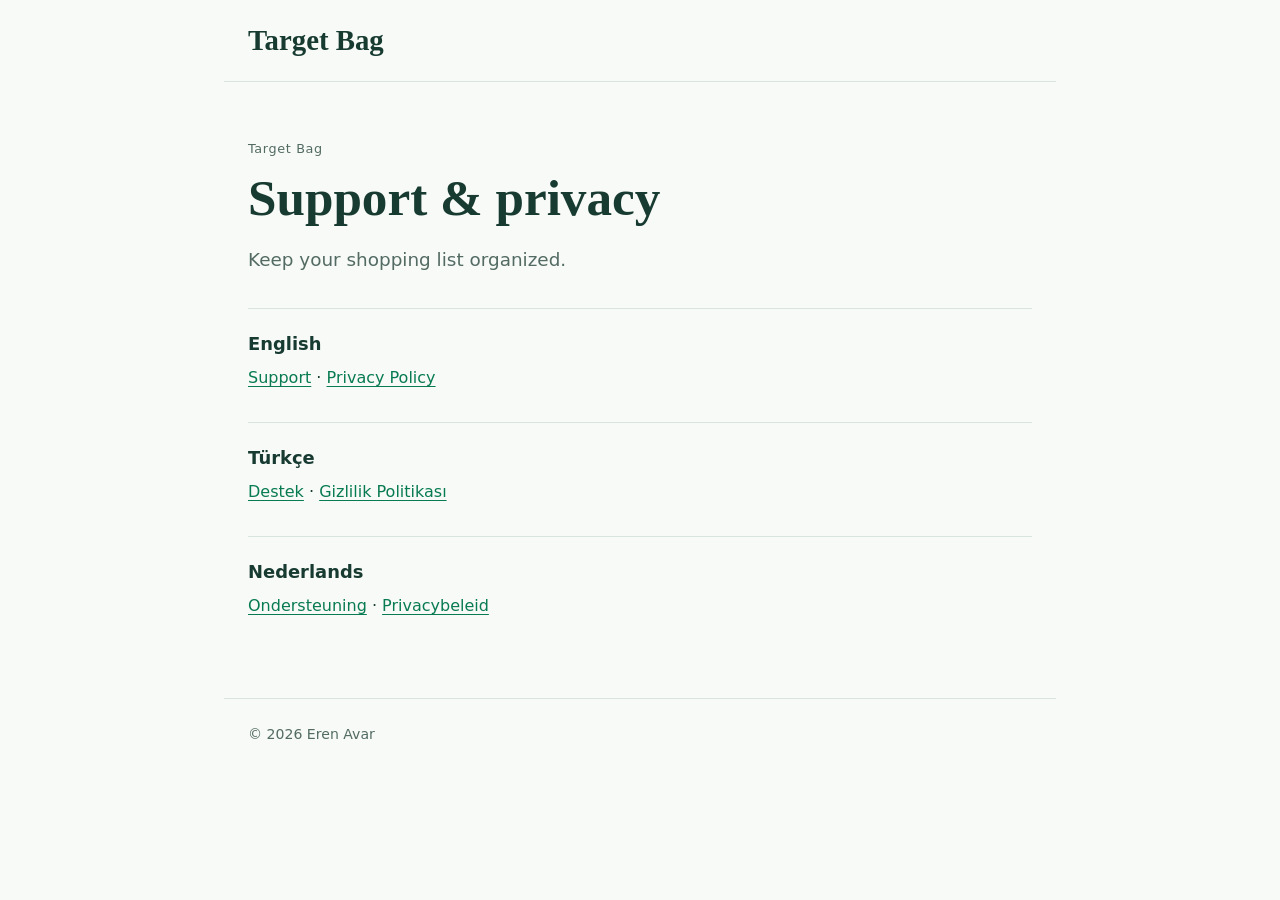
<file: index.html>
<!doctype html>
<html lang="en"><head><meta charset="utf-8"><meta name="viewport" content="width=device-width, initial-scale=1"><title>Target Bag — Support and privacy</title><link rel="stylesheet" href="site.css"></head><body><header><span class="brand">Target Bag</span></header><main><p class="eyebrow">Target Bag</p><h1>Support &amp; privacy</h1><p class="intro">Keep your shopping list organized.</p><section><h2>English</h2><p><a href="support.html">Support</a> · <a href="privacy.html">Privacy Policy</a></p></section><section lang="tr"><h2>Türkçe</h2><p><a href="support-tr.html">Destek</a> · <a href="privacy-tr.html">Gizlilik Politikası</a></p></section><section lang="nl"><h2>Nederlands</h2><p><a href="support-nl.html">Ondersteuning</a> · <a href="privacy-nl.html">Privacybeleid</a></p></section></main><footer>© 2026 Eren Avar</footer></body></html>
</file>
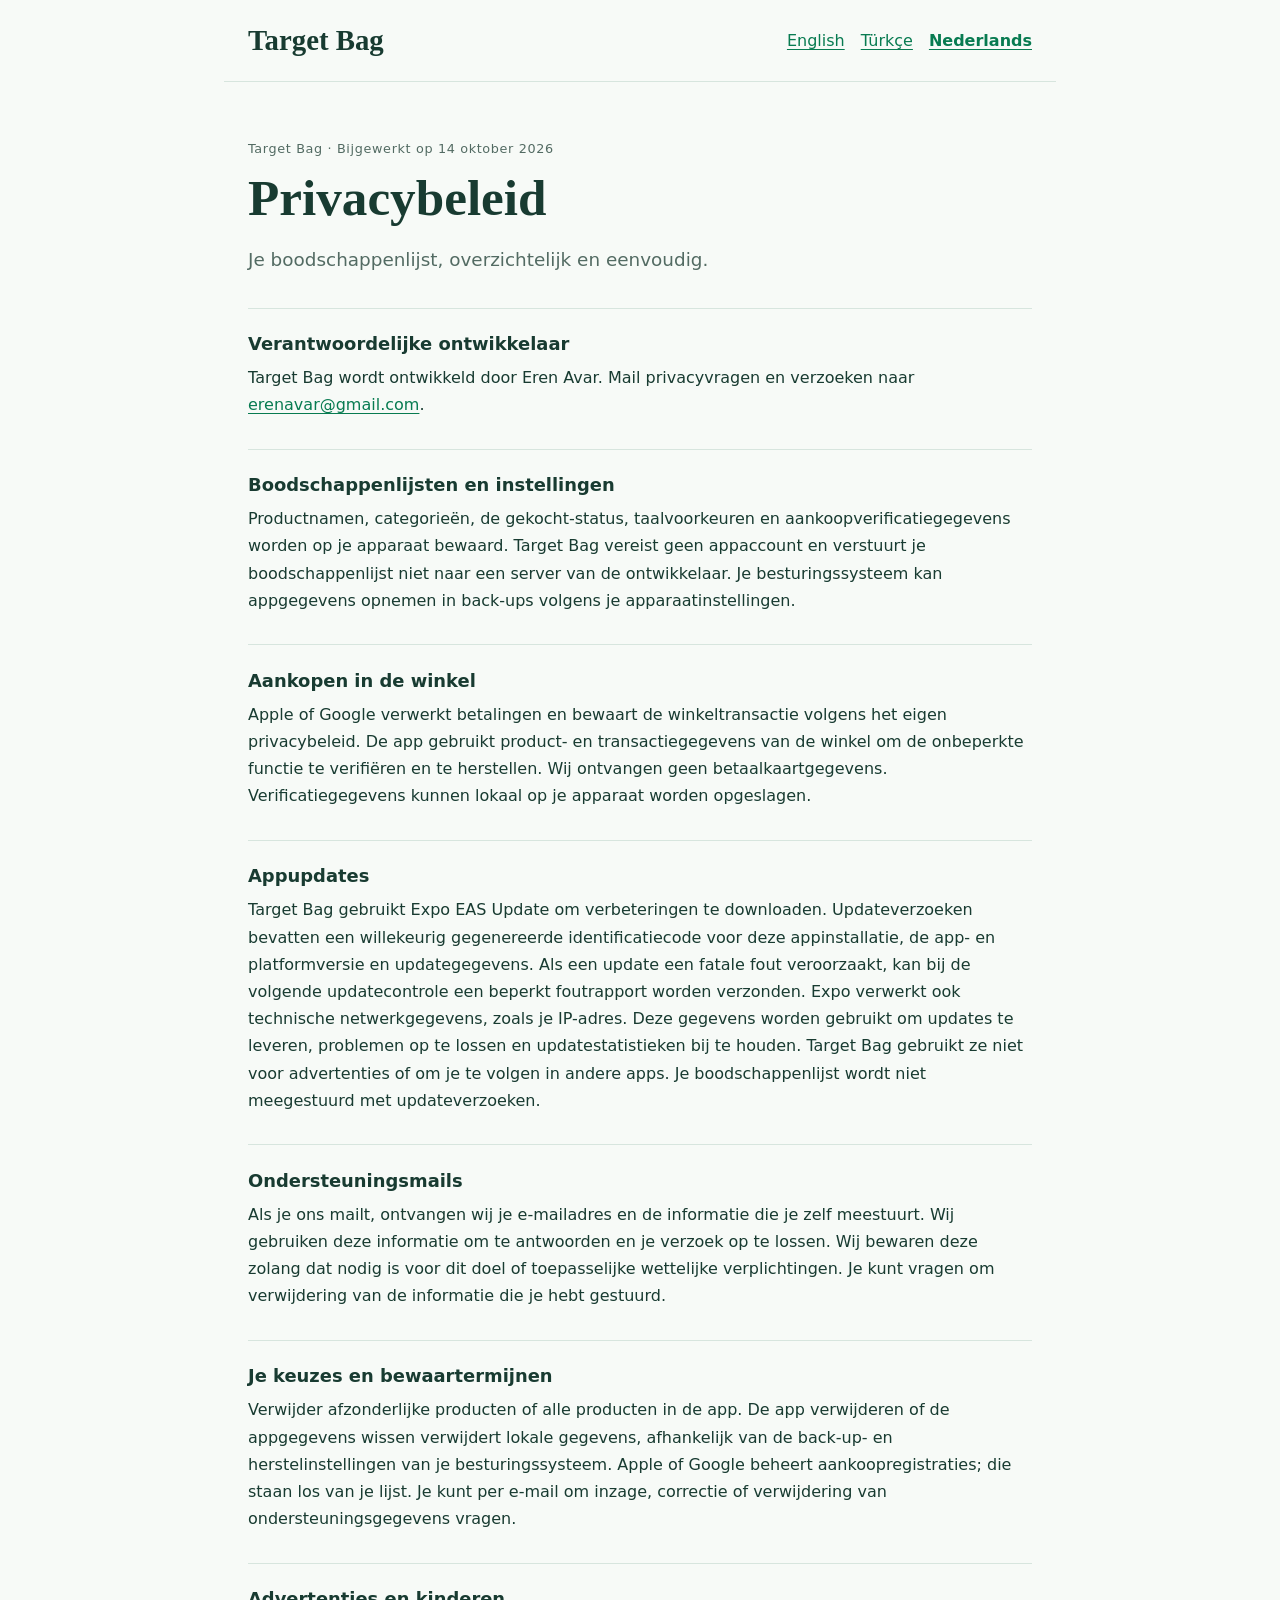
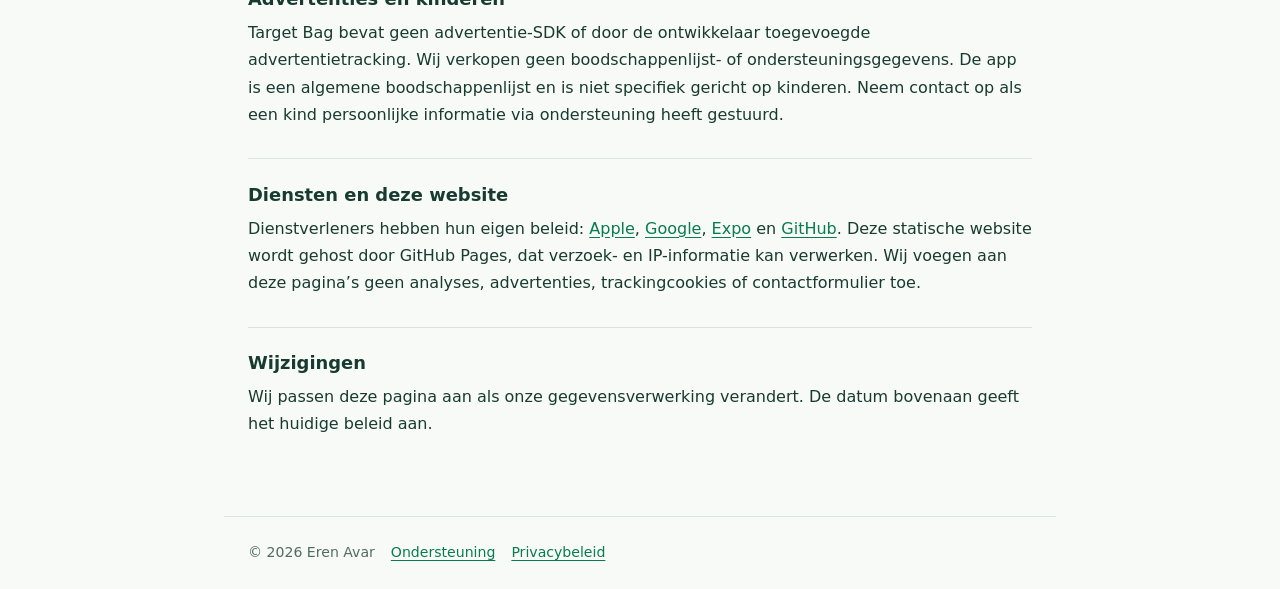
<file: privacy-nl.html>
<!doctype html>
<html lang="nl">
<head><meta charset="utf-8"><meta name="viewport" content="width=device-width, initial-scale=1"><meta name="description" content="Target Bag — Privacybeleid"><title>Privacybeleid — Target Bag</title><link rel="stylesheet" href="site.css"></head>
<body><header><a class="brand" href="support-nl.html">Target Bag</a><nav aria-label="Language"><a href="privacy.html" lang="en">English</a> <a href="privacy-tr.html" lang="tr">Türkçe</a> <a href="privacy-nl.html" lang="nl" aria-current="page">Nederlands</a></nav></header>
<main><p class="eyebrow">Target Bag · Bijgewerkt op 14 oktober 2026</p><h1>Privacybeleid</h1><p class="intro">Je boodschappenlijst, overzichtelijk en eenvoudig.</p>
<section><h2>Verantwoordelijke ontwikkelaar</h2><p>Target Bag wordt ontwikkeld door Eren Avar. Mail privacyvragen en verzoeken naar <a href="mailto:erenavar@gmail.com">erenavar@gmail.com</a>.</p></section>
<section><h2>Boodschappenlijsten en instellingen</h2><p>Productnamen, categorieën, de gekocht-status, taalvoorkeuren en aankoopverificatiegegevens worden op je apparaat bewaard. Target Bag vereist geen appaccount en verstuurt je boodschappenlijst niet naar een server van de ontwikkelaar. Je besturingssysteem kan appgegevens opnemen in back-ups volgens je apparaatinstellingen.</p></section>
<section><h2>Aankopen in de winkel</h2><p>Apple of Google verwerkt betalingen en bewaart de winkeltransactie volgens het eigen privacybeleid. De app gebruikt product- en transactiegegevens van de winkel om de onbeperkte functie te verifiëren en te herstellen. Wij ontvangen geen betaalkaartgegevens. Verificatiegegevens kunnen lokaal op je apparaat worden opgeslagen.</p></section>
<section><h2>Appupdates</h2><p>Target Bag gebruikt Expo EAS Update om verbeteringen te downloaden. Updateverzoeken bevatten een willekeurig gegenereerde identificatiecode voor deze appinstallatie, de app- en platformversie en updategegevens. Als een update een fatale fout veroorzaakt, kan bij de volgende updatecontrole een beperkt foutrapport worden verzonden. Expo verwerkt ook technische netwerkgegevens, zoals je IP-adres. Deze gegevens worden gebruikt om updates te leveren, problemen op te lossen en updatestatistieken bij te houden. Target Bag gebruikt ze niet voor advertenties of om je te volgen in andere apps. Je boodschappenlijst wordt niet meegestuurd met updateverzoeken.</p></section>
<section><h2>Ondersteuningsmails</h2><p>Als je ons mailt, ontvangen wij je e-mailadres en de informatie die je zelf meestuurt. Wij gebruiken deze informatie om te antwoorden en je verzoek op te lossen. Wij bewaren deze zolang dat nodig is voor dit doel of toepasselijke wettelijke verplichtingen. Je kunt vragen om verwijdering van de informatie die je hebt gestuurd.</p></section>
<section><h2>Je keuzes en bewaartermijnen</h2><p>Verwijder afzonderlijke producten of alle producten in de app. De app verwijderen of de appgegevens wissen verwijdert lokale gegevens, afhankelijk van de back-up- en herstelinstellingen van je besturingssysteem. Apple of Google beheert aankoopregistraties; die staan los van je lijst. Je kunt per e-mail om inzage, correctie of verwijdering van ondersteuningsgegevens vragen.</p></section>
<section><h2>Advertenties en kinderen</h2><p>Target Bag bevat geen advertentie-SDK of door de ontwikkelaar toegevoegde advertentietracking. Wij verkopen geen boodschappenlijst- of ondersteuningsgegevens. De app is een algemene boodschappenlijst en is niet specifiek gericht op kinderen. Neem contact op als een kind persoonlijke informatie via ondersteuning heeft gestuurd.</p></section>
<section><h2>Diensten en deze website</h2><p>Dienstverleners hebben hun eigen beleid: <a href="https://www.apple.com/legal/privacy/">Apple</a>, <a href="https://policies.google.com/privacy">Google</a>, <a href="https://expo.dev/privacy">Expo</a> en <a href="https://docs.github.com/en/site-policy/privacy-policies/github-general-privacy-statement">GitHub</a>. Deze statische website wordt gehost door GitHub Pages, dat verzoek- en IP-informatie kan verwerken. Wij voegen aan deze pagina’s geen analyses, advertenties, trackingcookies of contactformulier toe.</p></section>
<section><h2>Wijzigingen</h2><p>Wij passen deze pagina aan als onze gegevensverwerking verandert. De datum bovenaan geeft het huidige beleid aan.</p></section>
</main><footer><span>© 2026 Eren Avar</span><a href="support-nl.html">Ondersteuning</a><a href="privacy-nl.html">Privacybeleid</a></footer></body>
</html>
</file>
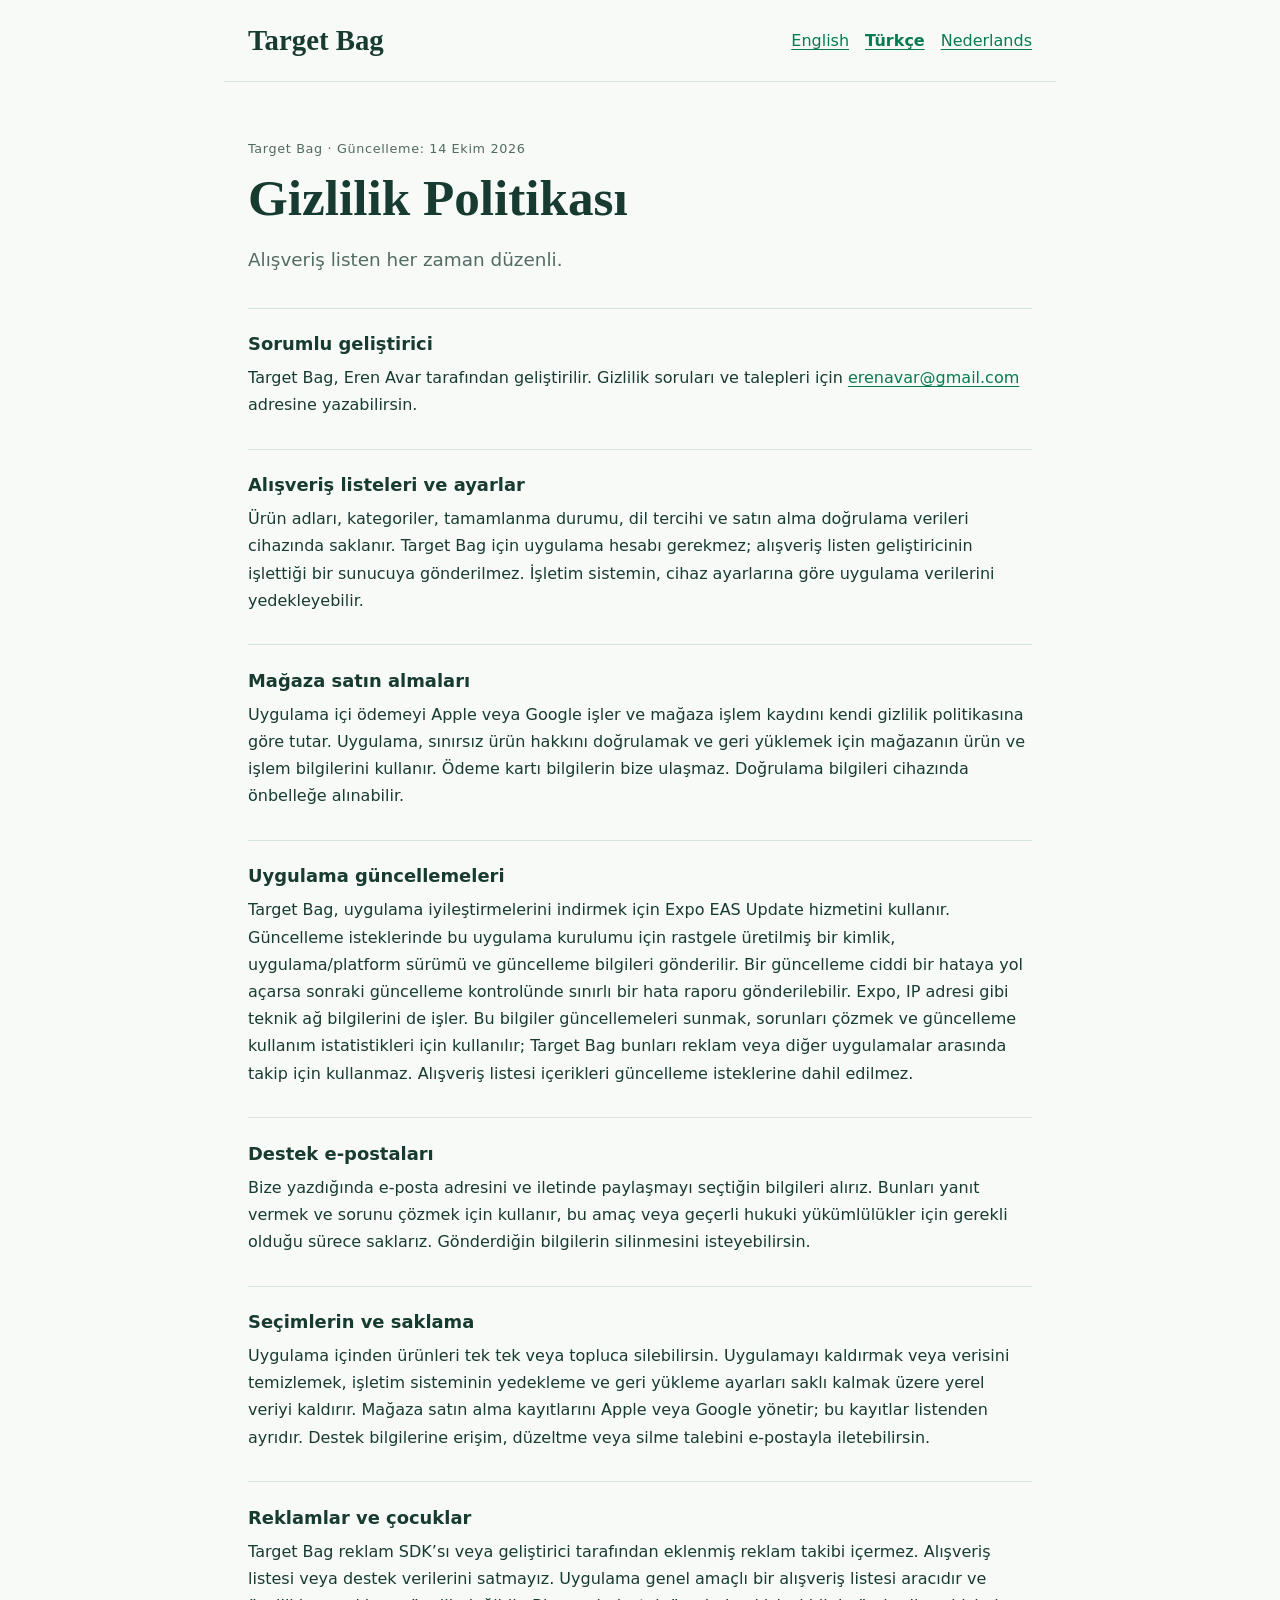
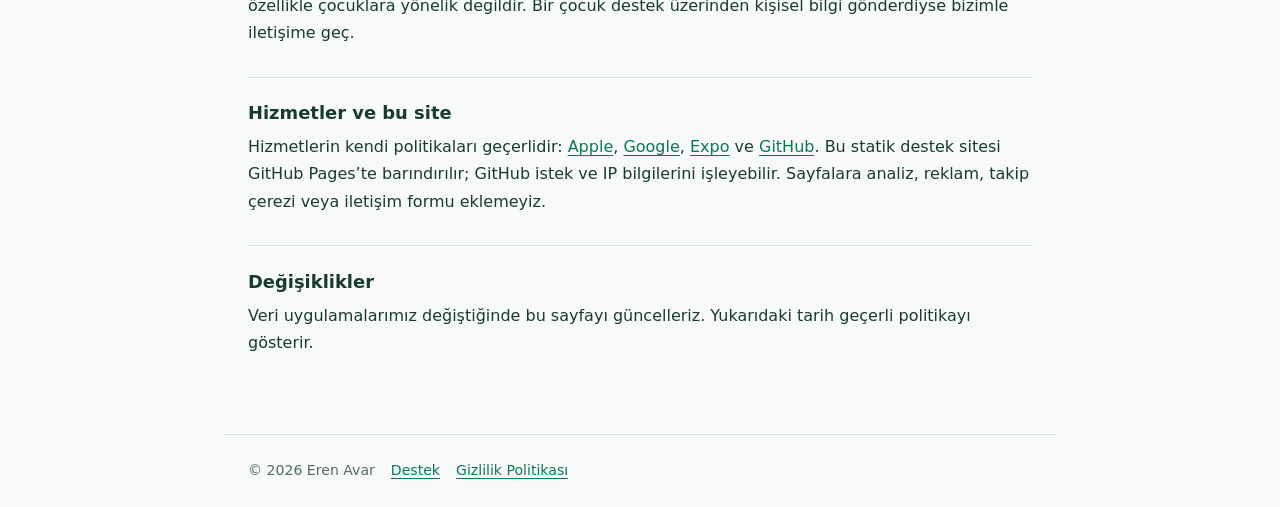
<file: privacy-tr.html>
<!doctype html>
<html lang="tr">
<head><meta charset="utf-8"><meta name="viewport" content="width=device-width, initial-scale=1"><meta name="description" content="Target Bag — Gizlilik Politikası"><title>Gizlilik Politikası — Target Bag</title><link rel="stylesheet" href="site.css"></head>
<body><header><a class="brand" href="support-tr.html">Target Bag</a><nav aria-label="Language"><a href="privacy.html" lang="en">English</a> <a href="privacy-tr.html" lang="tr" aria-current="page">Türkçe</a> <a href="privacy-nl.html" lang="nl">Nederlands</a></nav></header>
<main><p class="eyebrow">Target Bag · Güncelleme: 14 Ekim 2026</p><h1>Gizlilik Politikası</h1><p class="intro">Alışveriş listen her zaman düzenli.</p>
<section><h2>Sorumlu geliştirici</h2><p>Target Bag, Eren Avar tarafından geliştirilir. Gizlilik soruları ve talepleri için <a href="mailto:erenavar@gmail.com">erenavar@gmail.com</a> adresine yazabilirsin.</p></section>
<section><h2>Alışveriş listeleri ve ayarlar</h2><p>Ürün adları, kategoriler, tamamlanma durumu, dil tercihi ve satın alma doğrulama verileri cihazında saklanır. Target Bag için uygulama hesabı gerekmez; alışveriş listen geliştiricinin işlettiği bir sunucuya gönderilmez. İşletim sistemin, cihaz ayarlarına göre uygulama verilerini yedekleyebilir.</p></section>
<section><h2>Mağaza satın almaları</h2><p>Uygulama içi ödemeyi Apple veya Google işler ve mağaza işlem kaydını kendi gizlilik politikasına göre tutar. Uygulama, sınırsız ürün hakkını doğrulamak ve geri yüklemek için mağazanın ürün ve işlem bilgilerini kullanır. Ödeme kartı bilgilerin bize ulaşmaz. Doğrulama bilgileri cihazında önbelleğe alınabilir.</p></section>
<section><h2>Uygulama güncellemeleri</h2><p>Target Bag, uygulama iyileştirmelerini indirmek için Expo EAS Update hizmetini kullanır. Güncelleme isteklerinde bu uygulama kurulumu için rastgele üretilmiş bir kimlik, uygulama/platform sürümü ve güncelleme bilgileri gönderilir. Bir güncelleme ciddi bir hataya yol açarsa sonraki güncelleme kontrolünde sınırlı bir hata raporu gönderilebilir. Expo, IP adresi gibi teknik ağ bilgilerini de işler. Bu bilgiler güncellemeleri sunmak, sorunları çözmek ve güncelleme kullanım istatistikleri için kullanılır; Target Bag bunları reklam veya diğer uygulamalar arasında takip için kullanmaz. Alışveriş listesi içerikleri güncelleme isteklerine dahil edilmez.</p></section>
<section><h2>Destek e-postaları</h2><p>Bize yazdığında e-posta adresini ve iletinde paylaşmayı seçtiğin bilgileri alırız. Bunları yanıt vermek ve sorunu çözmek için kullanır, bu amaç veya geçerli hukuki yükümlülükler için gerekli olduğu sürece saklarız. Gönderdiğin bilgilerin silinmesini isteyebilirsin.</p></section>
<section><h2>Seçimlerin ve saklama</h2><p>Uygulama içinden ürünleri tek tek veya topluca silebilirsin. Uygulamayı kaldırmak veya verisini temizlemek, işletim sisteminin yedekleme ve geri yükleme ayarları saklı kalmak üzere yerel veriyi kaldırır. Mağaza satın alma kayıtlarını Apple veya Google yönetir; bu kayıtlar listenden ayrıdır. Destek bilgilerine erişim, düzeltme veya silme talebini e-postayla iletebilirsin.</p></section>
<section><h2>Reklamlar ve çocuklar</h2><p>Target Bag reklam SDK’sı veya geliştirici tarafından eklenmiş reklam takibi içermez. Alışveriş listesi veya destek verilerini satmayız. Uygulama genel amaçlı bir alışveriş listesi aracıdır ve özellikle çocuklara yönelik değildir. Bir çocuk destek üzerinden kişisel bilgi gönderdiyse bizimle iletişime geç.</p></section>
<section><h2>Hizmetler ve bu site</h2><p>Hizmetlerin kendi politikaları geçerlidir: <a href="https://www.apple.com/legal/privacy/">Apple</a>, <a href="https://policies.google.com/privacy">Google</a>, <a href="https://expo.dev/privacy">Expo</a> ve <a href="https://docs.github.com/en/site-policy/privacy-policies/github-general-privacy-statement">GitHub</a>. Bu statik destek sitesi GitHub Pages’te barındırılır; GitHub istek ve IP bilgilerini işleyebilir. Sayfalara analiz, reklam, takip çerezi veya iletişim formu eklemeyiz.</p></section>
<section><h2>Değişiklikler</h2><p>Veri uygulamalarımız değiştiğinde bu sayfayı güncelleriz. Yukarıdaki tarih geçerli politikayı gösterir.</p></section>
</main><footer><span>© 2026 Eren Avar</span><a href="support-tr.html">Destek</a><a href="privacy-tr.html">Gizlilik Politikası</a></footer></body>
</html>
</file>
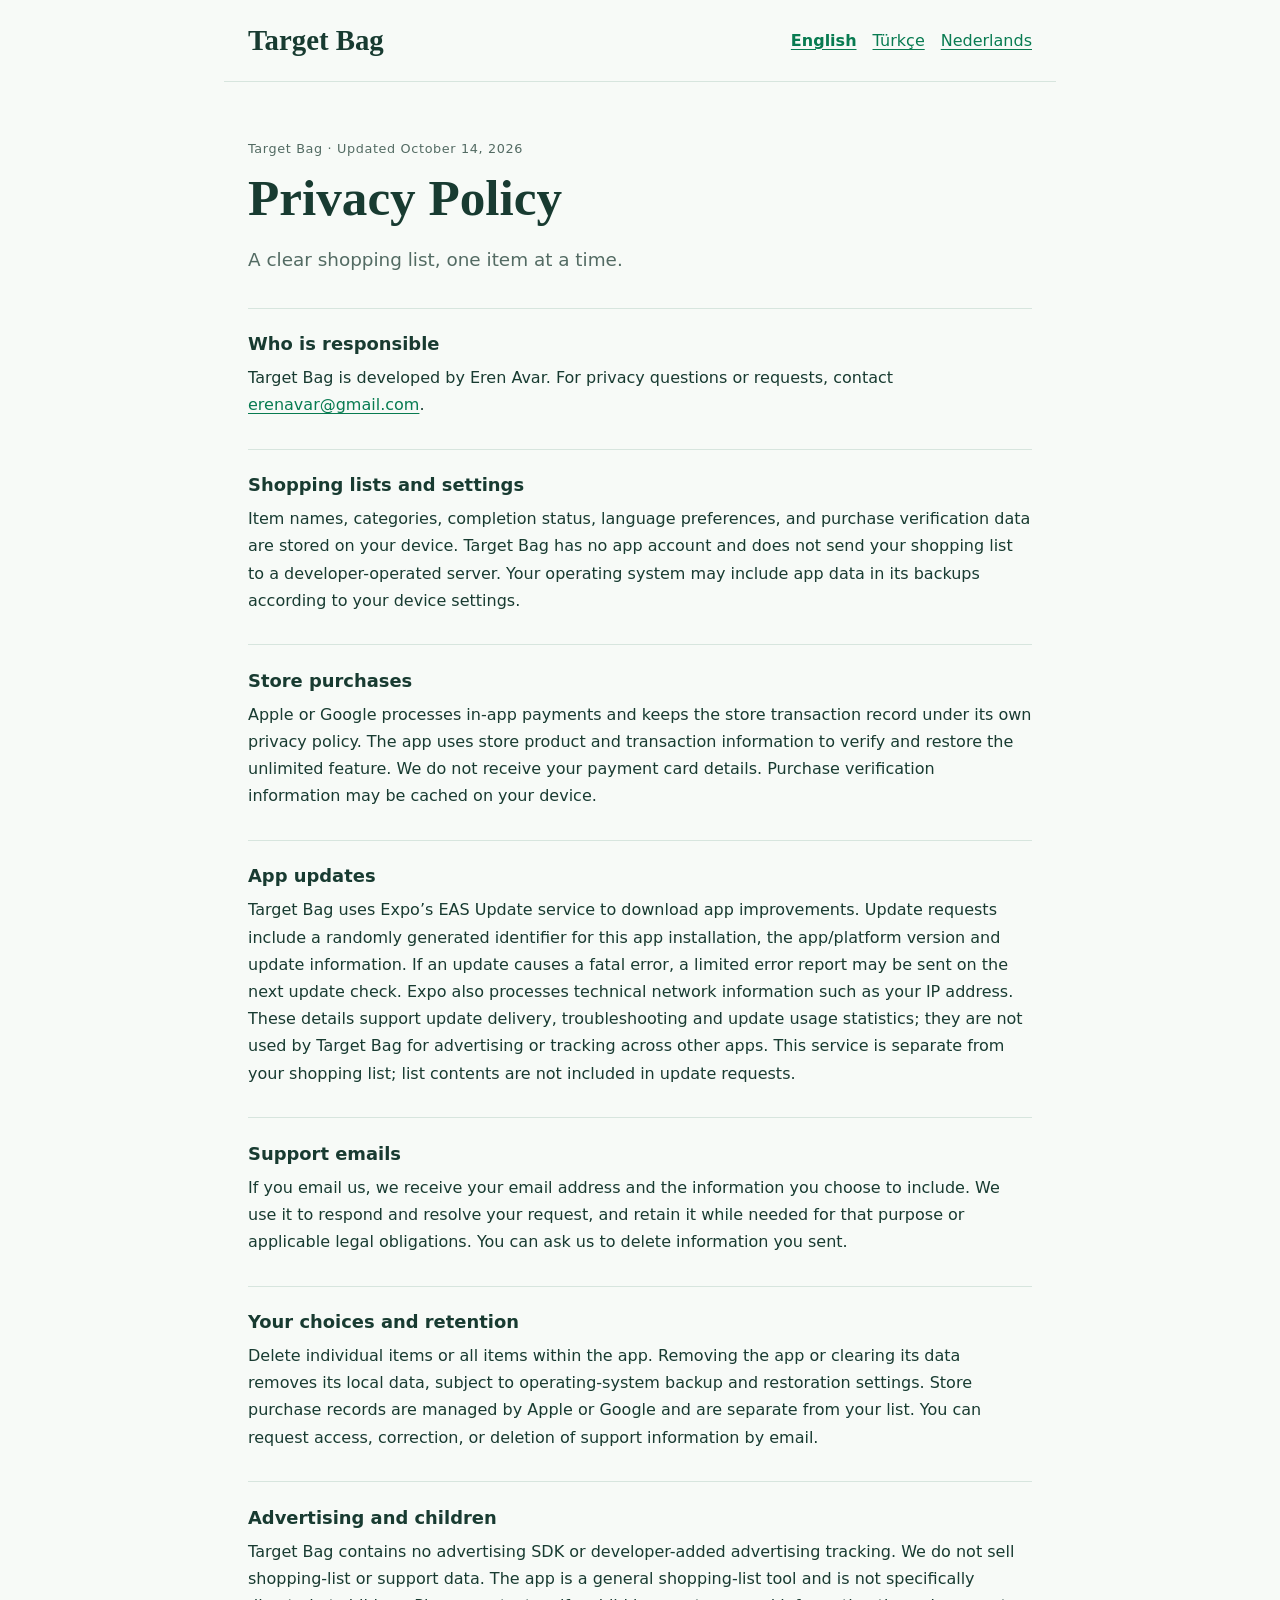
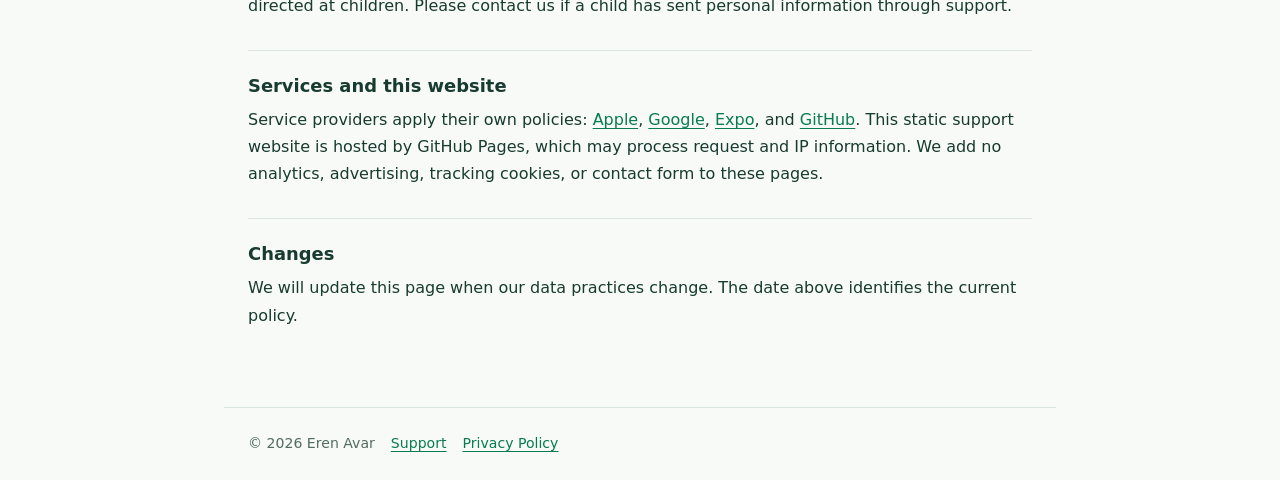
<file: privacy.html>
<!doctype html>
<html lang="en">
<head><meta charset="utf-8"><meta name="viewport" content="width=device-width, initial-scale=1"><meta name="description" content="Target Bag — Privacy Policy"><title>Privacy Policy — Target Bag</title><link rel="stylesheet" href="site.css"></head>
<body><header><a class="brand" href="support.html">Target Bag</a><nav aria-label="Language"><a href="privacy.html" lang="en" aria-current="page">English</a> <a href="privacy-tr.html" lang="tr">Türkçe</a> <a href="privacy-nl.html" lang="nl">Nederlands</a></nav></header>
<main><p class="eyebrow">Target Bag · Updated October 14, 2026</p><h1>Privacy Policy</h1><p class="intro">A clear shopping list, one item at a time.</p>
<section><h2>Who is responsible</h2><p>Target Bag is developed by Eren Avar. For privacy questions or requests, contact <a href="mailto:erenavar@gmail.com">erenavar@gmail.com</a>.</p></section>
<section><h2>Shopping lists and settings</h2><p>Item names, categories, completion status, language preferences, and purchase verification data are stored on your device. Target Bag has no app account and does not send your shopping list to a developer-operated server. Your operating system may include app data in its backups according to your device settings.</p></section>
<section><h2>Store purchases</h2><p>Apple or Google processes in-app payments and keeps the store transaction record under its own privacy policy. The app uses store product and transaction information to verify and restore the unlimited feature. We do not receive your payment card details. Purchase verification information may be cached on your device.</p></section>
<section><h2>App updates</h2><p>Target Bag uses Expo’s EAS Update service to download app improvements. Update requests include a randomly generated identifier for this app installation, the app/platform version and update information. If an update causes a fatal error, a limited error report may be sent on the next update check. Expo also processes technical network information such as your IP address. These details support update delivery, troubleshooting and update usage statistics; they are not used by Target Bag for advertising or tracking across other apps. This service is separate from your shopping list; list contents are not included in update requests.</p></section>
<section><h2>Support emails</h2><p>If you email us, we receive your email address and the information you choose to include. We use it to respond and resolve your request, and retain it while needed for that purpose or applicable legal obligations. You can ask us to delete information you sent.</p></section>
<section><h2>Your choices and retention</h2><p>Delete individual items or all items within the app. Removing the app or clearing its data removes its local data, subject to operating-system backup and restoration settings. Store purchase records are managed by Apple or Google and are separate from your list. You can request access, correction, or deletion of support information by email.</p></section>
<section><h2>Advertising and children</h2><p>Target Bag contains no advertising SDK or developer-added advertising tracking. We do not sell shopping-list or support data. The app is a general shopping-list tool and is not specifically directed at children. Please contact us if a child has sent personal information through support.</p></section>
<section><h2>Services and this website</h2><p>Service providers apply their own policies: <a href="https://www.apple.com/legal/privacy/">Apple</a>, <a href="https://policies.google.com/privacy">Google</a>, <a href="https://expo.dev/privacy">Expo</a>, and <a href="https://docs.github.com/en/site-policy/privacy-policies/github-general-privacy-statement">GitHub</a>. This static support website is hosted by GitHub Pages, which may process request and IP information. We add no analytics, advertising, tracking cookies, or contact form to these pages.</p></section>
<section><h2>Changes</h2><p>We will update this page when our data practices change. The date above identifies the current policy.</p></section>
</main><footer><span>© 2026 Eren Avar</span><a href="support.html">Support</a><a href="privacy.html">Privacy Policy</a></footer></body>
</html>
</file>
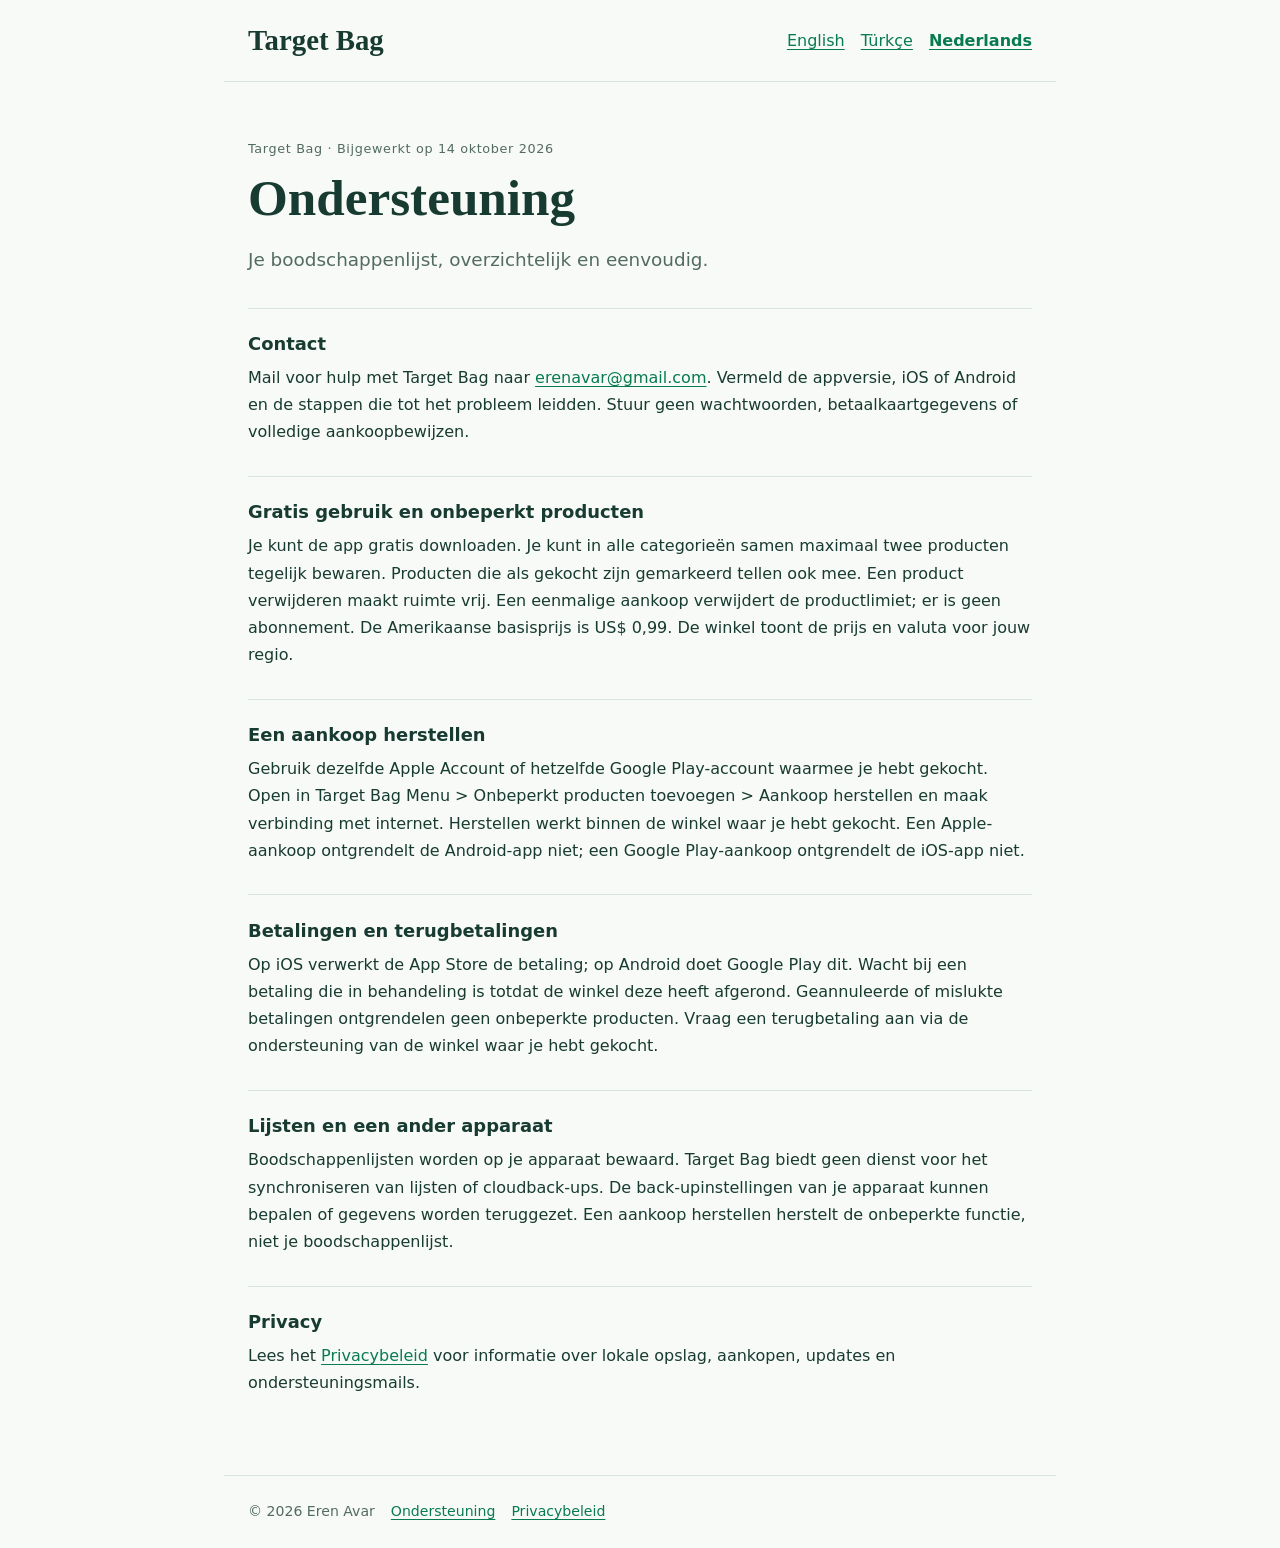
<file: support-nl.html>
<!doctype html>
<html lang="nl">
<head><meta charset="utf-8"><meta name="viewport" content="width=device-width, initial-scale=1"><meta name="description" content="Target Bag — Ondersteuning"><title>Ondersteuning — Target Bag</title><link rel="stylesheet" href="site.css"></head>
<body><header><a class="brand" href="support-nl.html">Target Bag</a><nav aria-label="Language"><a href="support.html" lang="en">English</a> <a href="support-tr.html" lang="tr">Türkçe</a> <a href="support-nl.html" lang="nl" aria-current="page">Nederlands</a></nav></header>
<main><p class="eyebrow">Target Bag · Bijgewerkt op 14 oktober 2026</p><h1>Ondersteuning</h1><p class="intro">Je boodschappenlijst, overzichtelijk en eenvoudig.</p>
<section><h2>Contact</h2><p>Mail voor hulp met Target Bag naar <a href="mailto:erenavar@gmail.com">erenavar@gmail.com</a>. Vermeld de appversie, iOS of Android en de stappen die tot het probleem leidden. Stuur geen wachtwoorden, betaalkaartgegevens of volledige aankoopbewijzen.</p></section>
<section><h2>Gratis gebruik en onbeperkt producten</h2><p>Je kunt de app gratis downloaden. Je kunt in alle categorieën samen maximaal twee producten tegelijk bewaren. Producten die als gekocht zijn gemarkeerd tellen ook mee. Een product verwijderen maakt ruimte vrij. Een eenmalige aankoop verwijdert de productlimiet; er is geen abonnement. De Amerikaanse basisprijs is US$ 0,99. De winkel toont de prijs en valuta voor jouw regio.</p></section>
<section><h2>Een aankoop herstellen</h2><p>Gebruik dezelfde Apple Account of hetzelfde Google Play-account waarmee je hebt gekocht. Open in Target Bag Menu > Onbeperkt producten toevoegen > Aankoop herstellen en maak verbinding met internet. Herstellen werkt binnen de winkel waar je hebt gekocht. Een Apple-aankoop ontgrendelt de Android-app niet; een Google Play-aankoop ontgrendelt de iOS-app niet.</p></section>
<section><h2>Betalingen en terugbetalingen</h2><p>Op iOS verwerkt de App Store de betaling; op Android doet Google Play dit. Wacht bij een betaling die in behandeling is totdat de winkel deze heeft afgerond. Geannuleerde of mislukte betalingen ontgrendelen geen onbeperkte producten. Vraag een terugbetaling aan via de ondersteuning van de winkel waar je hebt gekocht.</p></section>
<section><h2>Lijsten en een ander apparaat</h2><p>Boodschappenlijsten worden op je apparaat bewaard. Target Bag biedt geen dienst voor het synchroniseren van lijsten of cloudback-ups. De back-upinstellingen van je apparaat kunnen bepalen of gegevens worden teruggezet. Een aankoop herstellen herstelt de onbeperkte functie, niet je boodschappenlijst.</p></section>
<section><h2>Privacy</h2><p>Lees het <a href="privacy-nl.html">Privacybeleid</a> voor informatie over lokale opslag, aankopen, updates en ondersteuningsmails.</p></section>
</main><footer><span>© 2026 Eren Avar</span><a href="support-nl.html">Ondersteuning</a><a href="privacy-nl.html">Privacybeleid</a></footer></body>
</html>
</file>
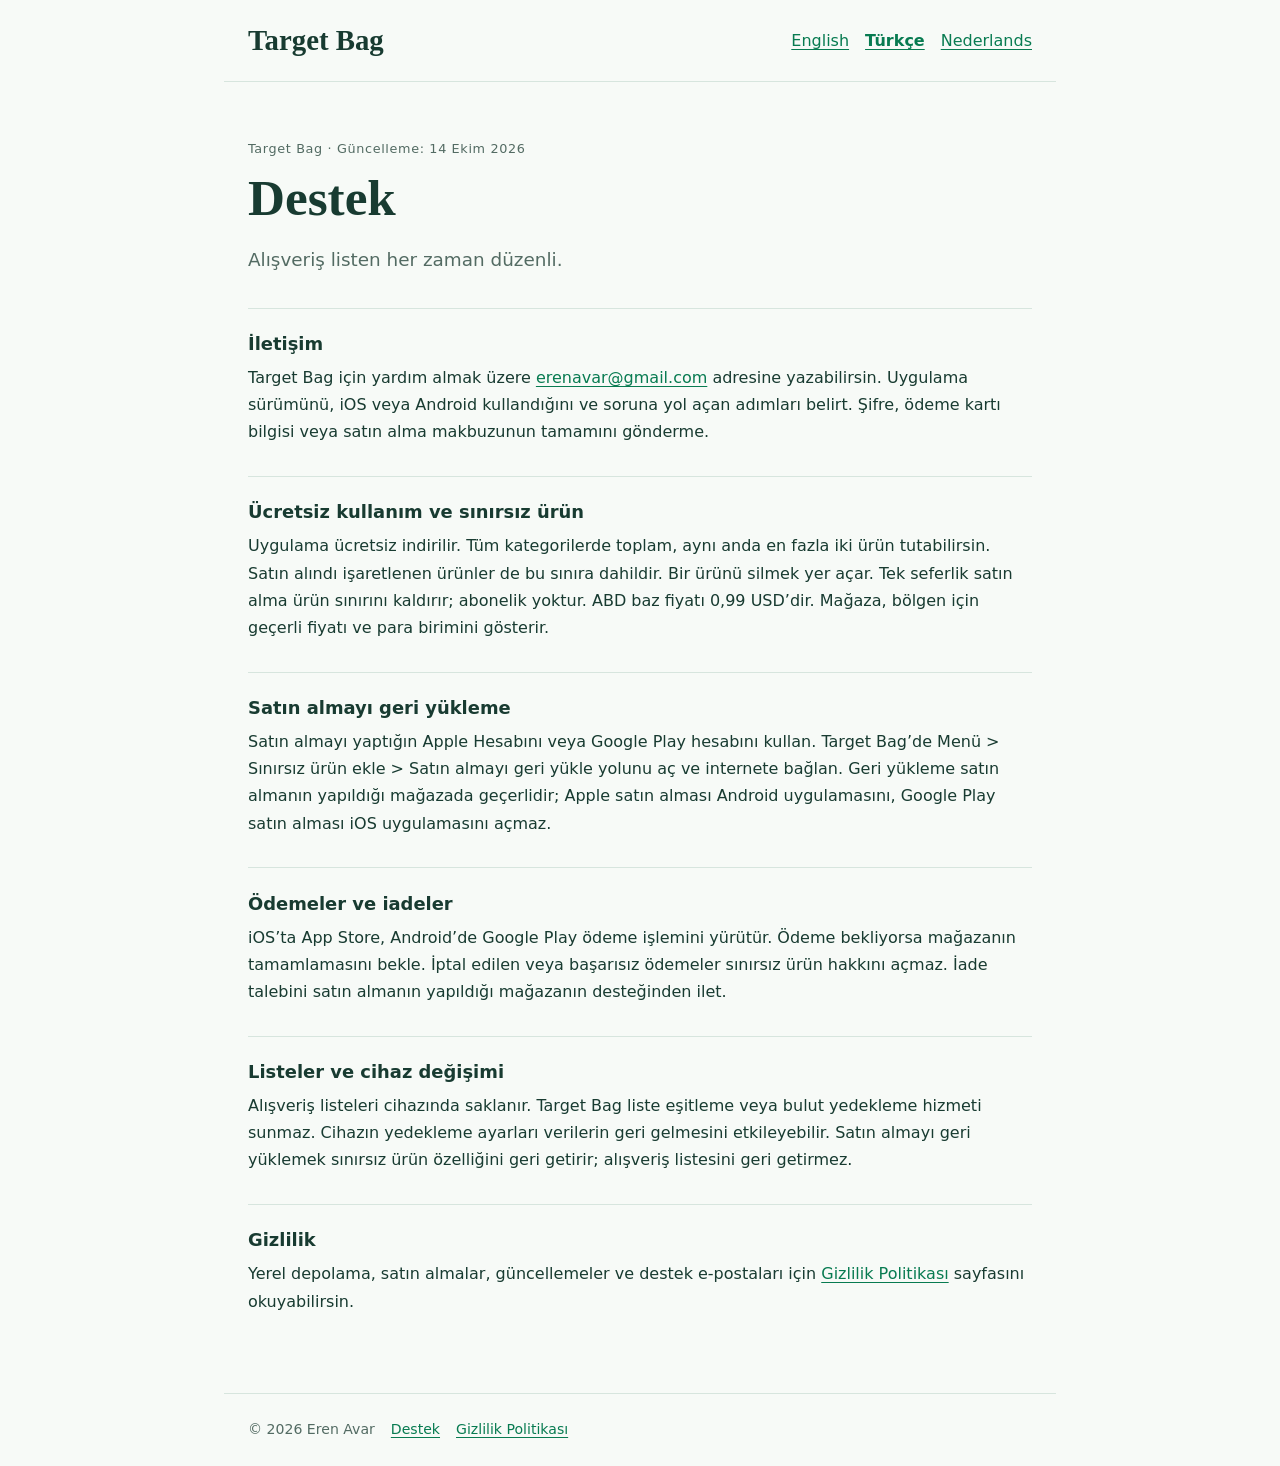
<file: support-tr.html>
<!doctype html>
<html lang="tr">
<head><meta charset="utf-8"><meta name="viewport" content="width=device-width, initial-scale=1"><meta name="description" content="Target Bag — Destek"><title>Destek — Target Bag</title><link rel="stylesheet" href="site.css"></head>
<body><header><a class="brand" href="support-tr.html">Target Bag</a><nav aria-label="Language"><a href="support.html" lang="en">English</a> <a href="support-tr.html" lang="tr" aria-current="page">Türkçe</a> <a href="support-nl.html" lang="nl">Nederlands</a></nav></header>
<main><p class="eyebrow">Target Bag · Güncelleme: 14 Ekim 2026</p><h1>Destek</h1><p class="intro">Alışveriş listen her zaman düzenli.</p>
<section><h2>İletişim</h2><p>Target Bag için yardım almak üzere <a href="mailto:erenavar@gmail.com">erenavar@gmail.com</a> adresine yazabilirsin. Uygulama sürümünü, iOS veya Android kullandığını ve soruna yol açan adımları belirt. Şifre, ödeme kartı bilgisi veya satın alma makbuzunun tamamını gönderme.</p></section>
<section><h2>Ücretsiz kullanım ve sınırsız ürün</h2><p>Uygulama ücretsiz indirilir. Tüm kategorilerde toplam, aynı anda en fazla iki ürün tutabilirsin. Satın alındı işaretlenen ürünler de bu sınıra dahildir. Bir ürünü silmek yer açar. Tek seferlik satın alma ürün sınırını kaldırır; abonelik yoktur. ABD baz fiyatı 0,99 USD’dir. Mağaza, bölgen için geçerli fiyatı ve para birimini gösterir.</p></section>
<section><h2>Satın almayı geri yükleme</h2><p>Satın almayı yaptığın Apple Hesabını veya Google Play hesabını kullan. Target Bag’de Menü > Sınırsız ürün ekle > Satın almayı geri yükle yolunu aç ve internete bağlan. Geri yükleme satın almanın yapıldığı mağazada geçerlidir; Apple satın alması Android uygulamasını, Google Play satın alması iOS uygulamasını açmaz.</p></section>
<section><h2>Ödemeler ve iadeler</h2><p>iOS’ta App Store, Android’de Google Play ödeme işlemini yürütür. Ödeme bekliyorsa mağazanın tamamlamasını bekle. İptal edilen veya başarısız ödemeler sınırsız ürün hakkını açmaz. İade talebini satın almanın yapıldığı mağazanın desteğinden ilet.</p></section>
<section><h2>Listeler ve cihaz değişimi</h2><p>Alışveriş listeleri cihazında saklanır. Target Bag liste eşitleme veya bulut yedekleme hizmeti sunmaz. Cihazın yedekleme ayarları verilerin geri gelmesini etkileyebilir. Satın almayı geri yüklemek sınırsız ürün özelliğini geri getirir; alışveriş listesini geri getirmez.</p></section>
<section><h2>Gizlilik</h2><p>Yerel depolama, satın almalar, güncellemeler ve destek e-postaları için <a href="privacy-tr.html">Gizlilik Politikası</a> sayfasını okuyabilirsin.</p></section>
</main><footer><span>© 2026 Eren Avar</span><a href="support-tr.html">Destek</a><a href="privacy-tr.html">Gizlilik Politikası</a></footer></body>
</html>
</file>
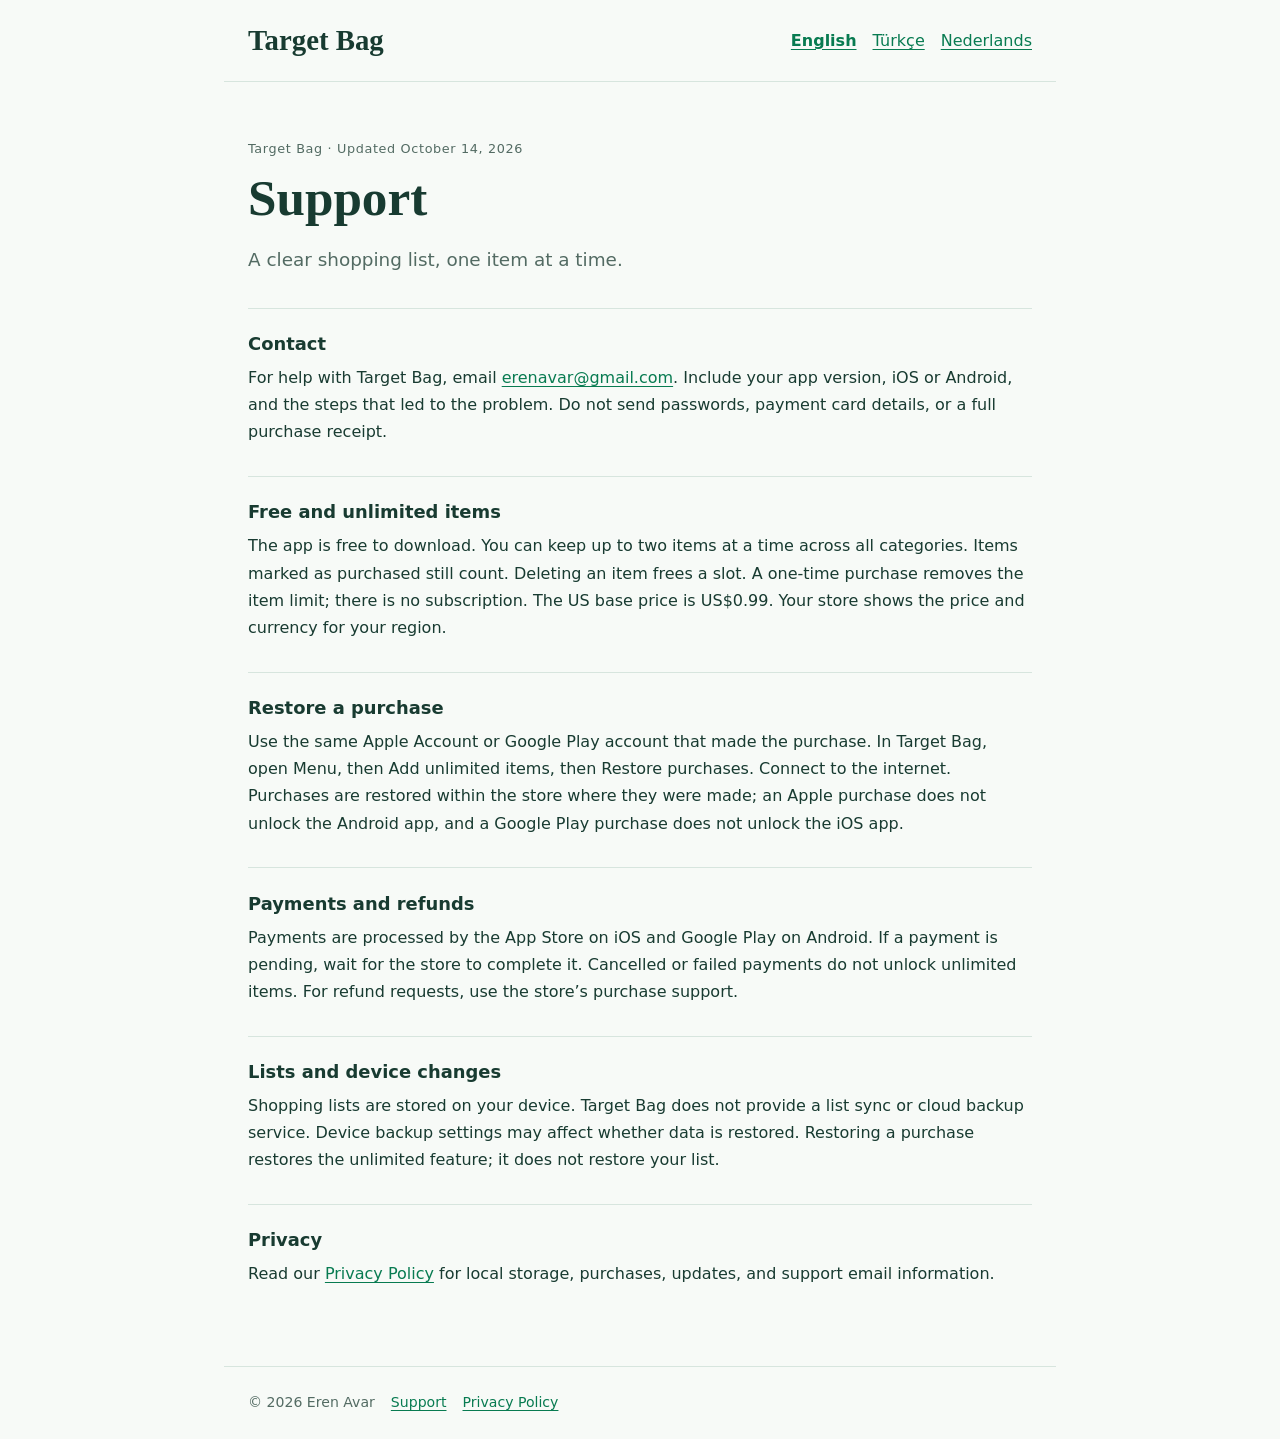
<file: support.html>
<!doctype html>
<html lang="en">
<head><meta charset="utf-8"><meta name="viewport" content="width=device-width, initial-scale=1"><meta name="description" content="Target Bag — Support"><title>Support — Target Bag</title><link rel="stylesheet" href="site.css"></head>
<body><header><a class="brand" href="support.html">Target Bag</a><nav aria-label="Language"><a href="support.html" lang="en" aria-current="page">English</a> <a href="support-tr.html" lang="tr">Türkçe</a> <a href="support-nl.html" lang="nl">Nederlands</a></nav></header>
<main><p class="eyebrow">Target Bag · Updated October 14, 2026</p><h1>Support</h1><p class="intro">A clear shopping list, one item at a time.</p>
<section><h2>Contact</h2><p>For help with Target Bag, email <a href="mailto:erenavar@gmail.com">erenavar@gmail.com</a>. Include your app version, iOS or Android, and the steps that led to the problem. Do not send passwords, payment card details, or a full purchase receipt.</p></section>
<section><h2>Free and unlimited items</h2><p>The app is free to download. You can keep up to two items at a time across all categories. Items marked as purchased still count. Deleting an item frees a slot. A one-time purchase removes the item limit; there is no subscription. The US base price is US$0.99. Your store shows the price and currency for your region.</p></section>
<section><h2>Restore a purchase</h2><p>Use the same Apple Account or Google Play account that made the purchase. In Target Bag, open Menu, then Add unlimited items, then Restore purchases. Connect to the internet. Purchases are restored within the store where they were made; an Apple purchase does not unlock the Android app, and a Google Play purchase does not unlock the iOS app.</p></section>
<section><h2>Payments and refunds</h2><p>Payments are processed by the App Store on iOS and Google Play on Android. If a payment is pending, wait for the store to complete it. Cancelled or failed payments do not unlock unlimited items. For refund requests, use the store’s purchase support.</p></section>
<section><h2>Lists and device changes</h2><p>Shopping lists are stored on your device. Target Bag does not provide a list sync or cloud backup service. Device backup settings may affect whether data is restored. Restoring a purchase restores the unlimited feature; it does not restore your list.</p></section>
<section><h2>Privacy</h2><p>Read our <a href="privacy.html">Privacy Policy</a> for local storage, purchases, updates, and support email information.</p></section>
</main><footer><span>© 2026 Eren Avar</span><a href="support.html">Support</a><a href="privacy.html">Privacy Policy</a></footer></body>
</html>
</file>
<file: site.css>
:root{color-scheme:light;--ink:#183b31;--muted:#536b63;--accent:#087b51;--border:#d7e5de}*{box-sizing:border-box}body{margin:0;background:#f7faf7;color:var(--ink);font-family:system-ui,-apple-system,BlinkMacSystemFont,"Segoe UI",sans-serif;line-height:1.7}header,main,footer{max-width:52rem;margin:auto;padding:1.5rem}header{display:flex;justify-content:space-between;align-items:center;gap:1.5rem;border-bottom:1px solid var(--border);flex-wrap:wrap}.brand{font:700 1.8rem Georgia,serif;text-decoration:none;color:var(--ink)}nav{display:flex;gap:1rem;flex-wrap:wrap}a{color:var(--accent);text-underline-offset:.2em}a:hover{text-decoration-thickness:2px}a:focus-visible{outline:3px solid var(--accent);outline-offset:4px}nav [aria-current]{font-weight:700}main{padding-top:3rem;padding-bottom:3rem}.eyebrow{font-size:.8rem;letter-spacing:.05em;color:var(--muted)}h1{font:700 clamp(2rem,7vw,3.2rem)/1.15 Georgia,serif;margin:.6rem 0 1rem}h2{font-size:1.12rem;line-height:1.4;margin:0 0 .5rem}p{margin:.5rem 0;overflow-wrap:anywhere}.intro{font-size:1.15rem;color:var(--muted);margin-bottom:2rem}section{padding:1.4rem 0;border-top:1px solid var(--border)}footer{border-top:1px solid var(--border);display:flex;gap:1rem;flex-wrap:wrap;font-size:.88rem;color:var(--muted)}@media(max-width:500px){header,main,footer{padding-left:1.25rem;padding-right:1.25rem}main{padding-top:2rem}}
</file>
